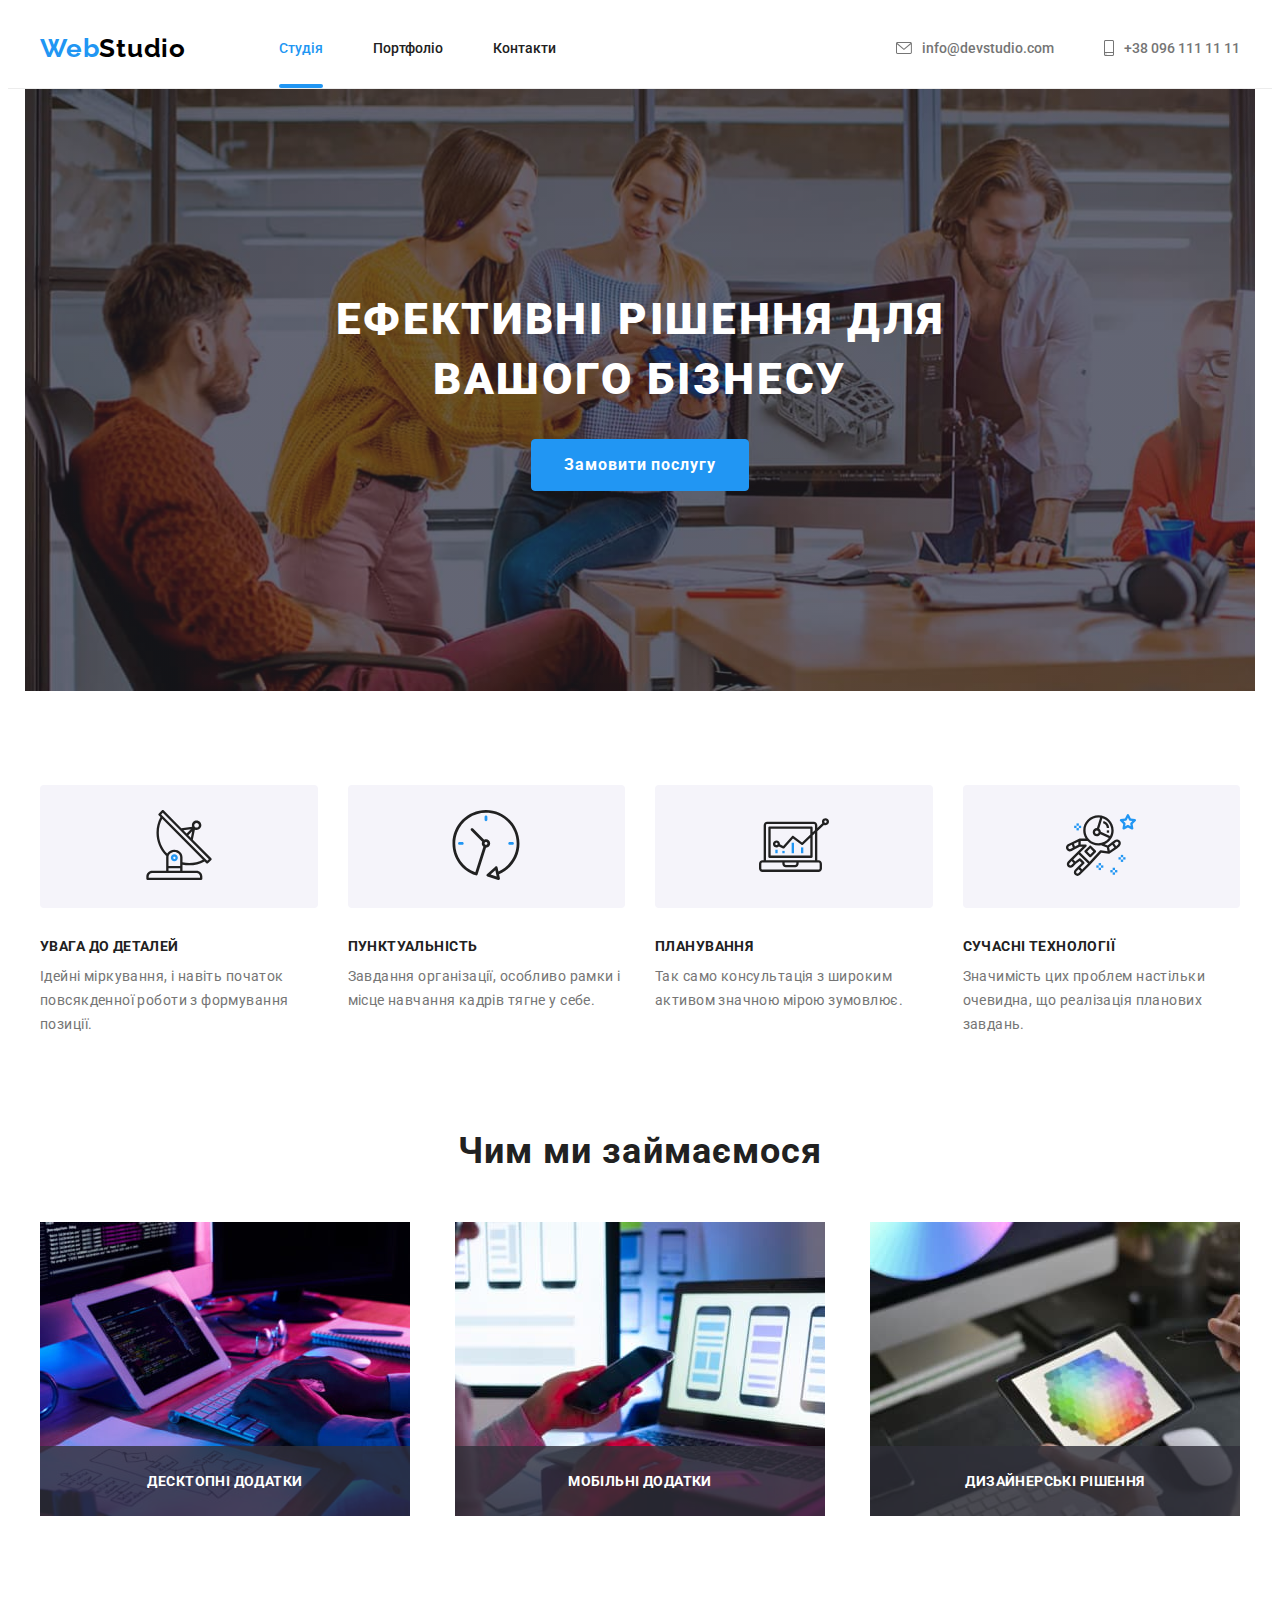
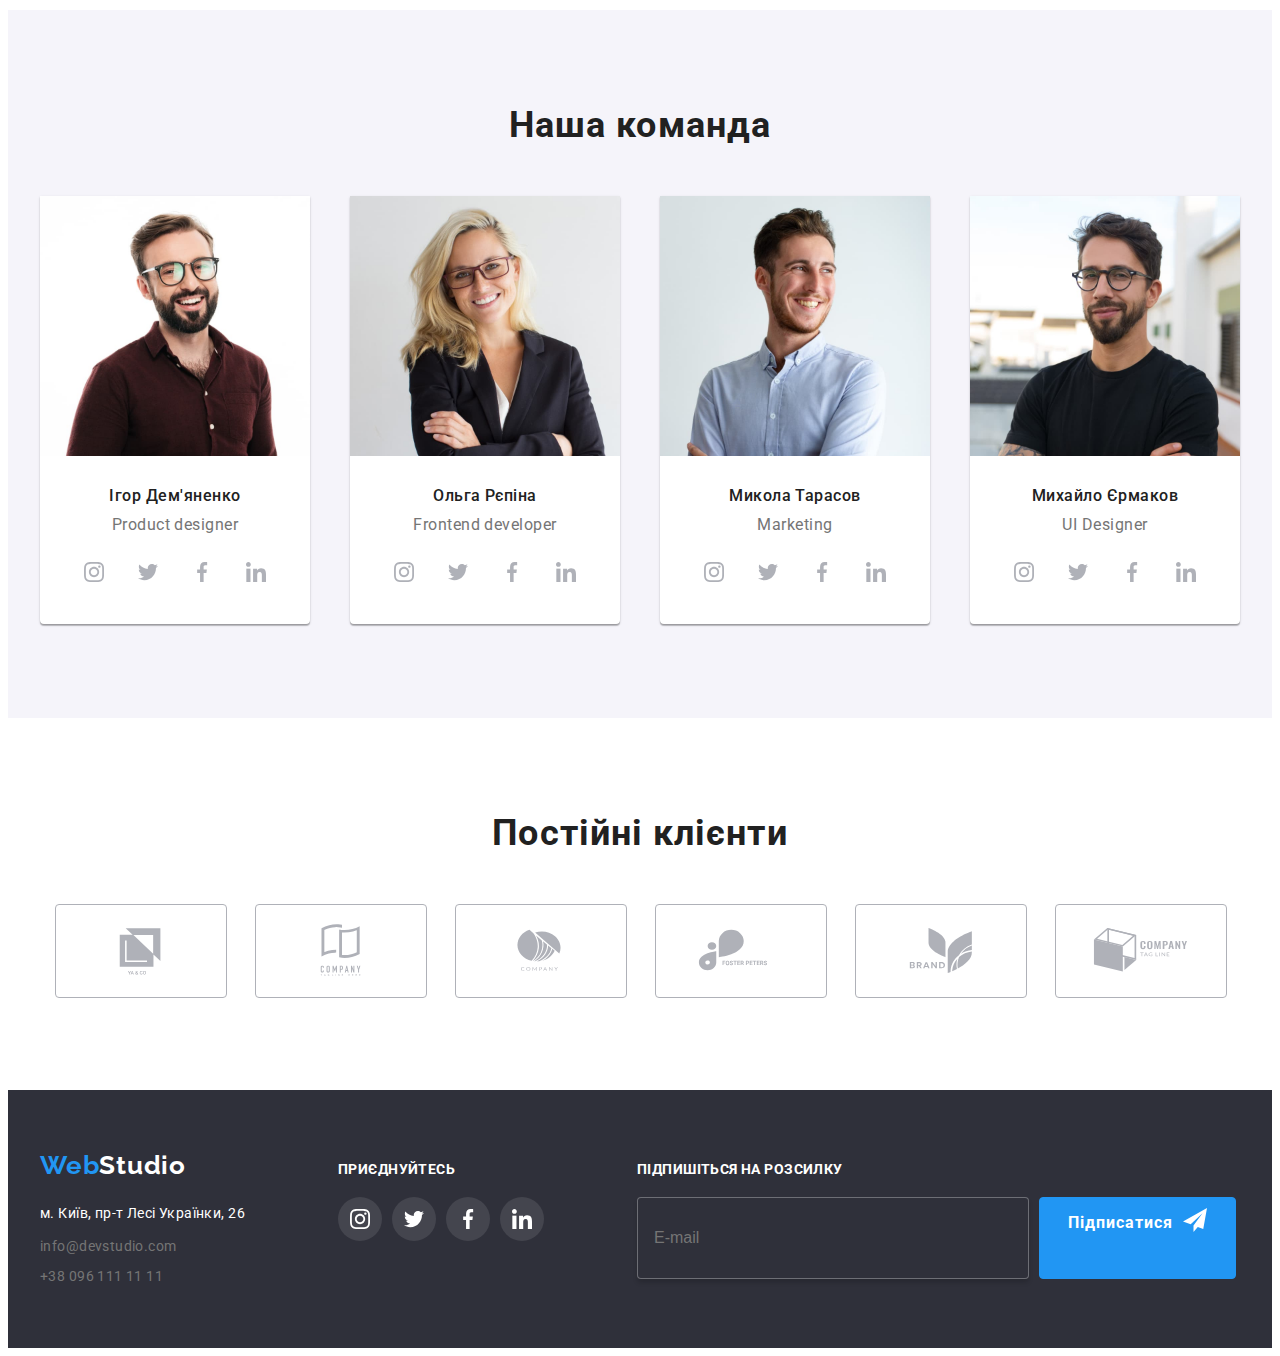
<file: index.html>
<!DOCTYPE html>
<html lang="uk">
  <head>
    <meta charset="UTF-8" />
    <meta http-equiv="X-UA-Compatible" content="IE=edge" />
    <meta name="viewport" content="width=device-width, initial-scale=1.0" />
    <link rel="preconnect" href="https://fonts.googleapis.com" />
    <link rel="preconnect" href="https://fonts.gstatic.com" crossorigin />
    <link
      href="https://fonts.googleapis.com/css2?family=Raleway:wght@700&family=Roboto:wght@400;500;700;900&display=swap"
      rel="stylesheet"
    />
    <link
      rel="stylesheet"
      href="https://cdnjs.cloudflare.com/ajax/libs/modern-normalize/1.1.0/modern-normalize.min.css"
      integrity="sha512-wpPYUAdjBVSE4KJnH1VR1HeZfpl1ub8YT/NKx4PuQ5NmX2tKuGu6U/JRp5y+Y8XG2tV+wKQpNHVUX03MfMFn9Q=="
      crossorigin="anonymous"
      referrerpolicy="no-referrer"
    />
    <link rel="stylesheet" href="./css/main.min.css">
    <title>Студія</title>
  </head>
  <body>
    <header class="header">
      <div class="container header__container">
        <nav class="header__nav">
          <a class="logo" href="./index.html">
            Web<span class="logo--dark">Studio</span>
          </a>
          <ul class="header__menu">
            <li>
              <a class="header__link header__link--current" href="./index.html">Студія</a>
            </li>
            <li>
              <a class="header__link" href="./portfolio.html">Портфоліо</a>
            </li>
            <li><a class="header__link" href="#">Контакти</a></li>
          </ul>
        </nav>
        <ul class="contacts">
          <li class="contacts__item">
            <a class="contacts__link" href="mailto:info@devstudio.com">
              <svg class="icon" width="16" height="12">
                <use href="./images/icons.svg#icon-envelope"></use></svg
              >info@devstudio.com
            </a>
          </li>
          <li class="contacts__item">
            <a class="contacts__link" href="tel:+380961111111">
              <svg class="icon" width="10" height="16">
                <use href="./images/icons.svg#icon-smartphone"></use></svg
              >+38 096 111 11 11
            </a>
          </li>
        </ul>
      </div>
    </header>
    <main>
      <section class="hero container">
        <h1 class="hero__title">Ефективні рішення для вашого бізнесу</h1>
        <button class="button" type="button" data-modal-open>
          Замовити послугу
        </button>
      </section>
      <section class="section features">
        <div class="container">
          <h2 class="features__title">Наші переваги</h2>
          <ul class="features__list">
            <li class="features__item">
              <div class="features__icon">
                <svg width="70" height="70">
                  <use href="./images/icons.svg#icon-antenna"></use>
                </svg>
              </div>
              <h3 class="features__subtitle">Увага до деталей</h3>
              <p class="features__description">
                Ідейні міркування, і навіть початок повсякденної роботи з
                формування позиції.
              </p>
            </li>
            <li class="features__item">
              <div class="features__icon">
                <svg width="70" height="70">
                  <use href="./images/icons.svg#icon-clock"></use>
                </svg>
              </div>
              <h3 class="features__subtitle">Пунктуальність</h3>
              <p class="features__description">
                Завдання організації, особливо рамки і місце навчання кадрів
                тягне у себе.
              </p>
            </li>
            <li class="features__item">
              <div class="features__icon">
                <svg width="70" height="70">
                  <use href="./images/icons.svg#icon-diagram"></use>
                </svg>
              </div>
              <h3 class="features__subtitle">Планування</h3>
              <p class="features__description">
                Так само консультація з широким активом значною мірою зумовлює.
              </p>
            </li>
            <li class="features__item">
              <div class="features__icon">
                <svg width="70" height="70">
                  <use href="./images/icons.svg#icon-astronaut"></use>
                </svg>
              </div>
              <h3 class="features__subtitle">Сучасні технології</h3>
              <p class="features__description">
                Значимість цих проблем настільки очевидна, що реалізація
                планових завдань.
              </p>
            </li>
          </ul>
        </div>
      </section>
      <section class="services">
        <div class="container">
          <h2 class="services__title">Чим ми займаємося</h2>
          <ul class="services__list">
            <li class="services__item">
              <img
                src="images/img-1.jpg"
                alt="Розробник набирає код веб-сайту відповідно до блок-схеми перед ним"
                width="370"
                height="294"
              />
              <div class="services__label">
                <p>Десктопні додатки</p>
              </div>
            </li>
            <li class="services__item">
              <img
                src="images/img-2.jpg"
                alt="На екрані ноутбука кілька варіантів розмітки сайту для мобільної версії"
                width="370"
                height="294"
              />
              <div class="services__label">
                <p>Мобільні додатки</p>
              </div>
            </li>
            <li class="services__item">
              <img
                src="images/img-3.jpg"
                alt="На планшеті відкрита палітра кольорів для дизайнера"
                width="370"
                height="294"
              />
              <div class="services__label">
                <p>Дизайнерські рішення</p>
              </div>
            </li>
          </ul>
        </div>
      </section>
      <section class="team section">
        <div class="container">
          <h2 class="team__title">Наша команда</h2>
          <ul class="team__list">
            <li class="team__card">
              <img
                src="images/foto-pd.jpg"
                alt="Усміхнений чоловік шатен в окулярах в коричневій сорочці"
                width="270"
                height="260"
              />
              <div class="team__member">
                <h3 class="team__subtitle">Ігор Дем'яненко</h3>
                <p class="team__position">Product designer</p>
                <ul class="socials">
                  <li class="socials__item">
                    <a class="socials__link" href="#">
                      <svg width="20" height="20">
                        <use href="./images/icons.svg#icon-instagram"></use>
                      </svg>
                    </a>
                  </li>
                  <li class="socials__item">
                    <a class="socials__link" href="#">
                      <svg width="20" height="20">
                        <use href="./images/icons.svg#icon-twitter"></use></svg
                    ></a>
                  </li>
                  <li class="socials__item">
                    <a class="socials__link" href="#">
                      <svg width="20" height="20">
                        <use href="./images/icons.svg#icon-facebook"></use></svg
                    ></a>
                  </li>
                  <li class="socials__item">
                    <a class="socials__link" href="#">
                      <svg width="20" height="20">
                        <use href="./images/icons.svg#icon-linkedin"></use></svg
                    ></a>
                  </li>
                </ul>
              </div>
            </li>
            <li class="team__card">
              <img
                src="images/foto-fd.jpg"
                alt="Усміхнена білява жінка в окулярах в темному піджаку"
                width="270"
                height="260"
              />
              <div class="team__member">
                <h3 class="team__subtitle">Ольга Рєпіна</h3>
                <p class="team__position">Frontend developer</p>
                <ul class="socials">
                  <li class="socials__item">
                    <a class="socials__link" href="#">
                      <svg width="20" height="20">
                        <use href="./images/icons.svg#icon-instagram"></use>
                      </svg>
                    </a>
                  </li>
                  <li class="socials__item">
                    <a class="socials__link" href="#">
                      <svg width="20" height="20">
                        <use href="./images/icons.svg#icon-twitter"></use></svg
                    ></a>
                  </li>
                  <li class="socials__item">
                    <a class="socials__link" href="#">
                      <svg width="20" height="20">
                        <use href="./images/icons.svg#icon-facebook"></use></svg
                    ></a>
                  </li>
                  <li class="socials__item">
                    <a class="socials__link" href="#">
                      <svg width="20" height="20">
                        <use href="./images/icons.svg#icon-linkedin"></use></svg
                    ></a>
                  </li>
                </ul>
              </div>
            </li>
            <li class="team__card">
              <img
                src="images/foto-mrk.jpg"
                alt="Усміхнений русявий чоловік в світлій сорочці"
                width="270"
                height="260"
              />
              <div class="team__member">
                <h3 class="team__subtitle">Микола Тарасов</h3>
                <p class="team__position">Marketing</p>
                <ul class="socials">
                  <li class="socials__item">
                    <a class="socials__link" href="#">
                      <svg width="20" height="20">
                        <use href="./images/icons.svg#icon-instagram"></use>
                      </svg>
                    </a>
                  </li>
                  <li class="socials__item">
                    <a class="socials__link" href="#">
                      <svg width="20" height="20">
                        <use href="./images/icons.svg#icon-twitter"></use></svg
                    ></a>
                  </li>
                  <li class="socials__item">
                    <a class="socials__link" href="#">
                      <svg width="20" height="20">
                        <use href="./images/icons.svg#icon-facebook"></use></svg
                    ></a>
                  </li>
                  <li class="socials__item">
                    <a class="socials__link" href="#">
                      <svg width="20" height="20">
                        <use href="./images/icons.svg#icon-linkedin"></use></svg
                    ></a>
                  </li>
                </ul>
              </div>
            </li>
            <li class="team__card">
              <img
                src="images/foto-uid.jpg"
                alt="Чоловік брюнет в окулярах в чорній футболці"
                width="270"
                height="260"
              />
              <div class="team__member">
                <h3 class="team__subtitle">Михайло Єрмаков</h3>
                <p class="team__position">UI Designer</p>
                <ul class="socials">
                  <li class="socials__item">
                    <a class="socials__link" href="#">
                      <svg width="20" height="20">
                        <use href="./images/icons.svg#icon-instagram"></use>
                      </svg>
                    </a>
                  </li>
                  <li class="socials__item">
                    <a class="socials__link" href="#">
                      <svg width="20" height="20">
                        <use href="./images/icons.svg#icon-twitter"></use></svg
                    ></a>
                  </li>
                  <li class="socials__item">
                    <a class="socials__link" href="#">
                      <svg width="20" height="20">
                        <use href="./images/icons.svg#icon-facebook"></use></svg
                    ></a>
                  </li>
                  <li class="socials__item">
                    <a class="socials__link" href="#">
                      <svg width="20" height="20">
                        <use href="./images/icons.svg#icon-linkedin"></use></svg
                    ></a>
                  </li>
                </ul>
              </div>
            </li>
          </ul>
        </div>
      </section>
      <section class="section clients">
        <div class="container">
          <h2 class="clients__title">Постійні клієнти</h2>
          <ul class="clients__list">
            <li class="clients__item">
              <a class="clients__link" href="#">
                <svg width="106" height="60">
                  <use href="./images/icons.svg#icon-Logo"></use>
                </svg>
              </a>
            </li>
            <li class="clients__item">
              <a class="clients__link" href="#">
                <svg width="106" height="60">
                  <use href="./images/icons.svg#icon-Logo-1"></use>
                </svg>
              </a>
            </li>
            <li class="clients__item">
              <a class="clients__link" href="#">
                <svg width="106" height="60">
                  <use href="./images/icons.svg#icon-Logo-2"></use>
                </svg>
              </a>
            </li>
            <li class="clients__item">
              <a class="clients__link" href="#">
                <svg width="106" height="60">
                  <use href="./images/icons.svg#icon-Logo-3"></use>
                </svg>
              </a>
            </li>
            <li class="clients__item">
              <a class="clients__link" href="#">
                <svg width="106" height="60">
                  <use href="./images/icons.svg#icon-Logo-4"></use>
                </svg>
              </a>
            </li>
            <li class="clients__item">
              <a class="clients__link" href="#">
                <svg width="106" height="60">
                  <use href="./images/icons.svg#icon-Logo-5"></use>
                </svg>
              </a>
            </li>
          </ul>
        </div>
      </section>
    </main>
    <footer class="footer">
      <div class="container footer-container">
        <div>
          <a class="logo" href="./index.html">
            Web<span class="logo--light">Studio</span>
          </a>
          <address class="address">
            <ul>
              <li>
                <a
                  class="address__link address__link--light"
                  href="https://goo.gl/maps/PqJ5Hchg2WttGpbe8"
                  target="_blank"
                  rel="noopener noreferrer nofollow"
                  >м. Київ, пр-т Лесі Українки, 26</a
                >
              </li>
              <li class="address__contacts">
                <a class="address__link" href="mailto:info@devstudio.com">
                  info@devstudio.com
                </a>
              </li>
              <li>
                <a class="address__link" href="tel:+380961111111">
                  +38 096 111 11 11
                </a>
              </li>
            </ul>
          </address>
        </div>
        <div>
          <p class="footer__title">Приєднуйтесь</p>
          <ul class="socials">
            <li class="socials__item">
              <a class="socials__link socials__link--light" href="#">
                <svg width="20" height="20">
                  <use href="./images/icons.svg#icon-instagram"></use>
                </svg>
              </a>
            </li>
            <li class="socials__item">
              <a class="socials__link socials__link--light" href="#">
                <svg width="20" height="20">
                  <use href="./images/icons.svg#icon-twitter"></use></svg
              ></a>
            </li>
            <li class="socials__item">
              <a class="socials__link socials__link--light" href="#">
                <svg width="20" height="20">
                  <use href="./images/icons.svg#icon-facebook"></use></svg
              ></a>
            </li>
            <li class="socials__item">
              <a class="socials__link socials__link--light" href="#">
                <svg width="20" height="20">
                  <use href="./images/icons.svg#icon-linkedin"></use></svg
              ></a>
            </li>
          </ul>
        </div>
        <div class="subscription">
          <p class="footer__title">Підпишіться на розсилку</p>
          <form class="subscription__form">
            <input class="subscription__input" type="e-mail" name="e-mail" placeholder="E-mail" required/>
            <button class="button subscription__button" type="submit" >Підписатися
             <svg class="subscription__icon" width="24px" height="24px">
              <use href="./images/icons.svg#icon-send"></use>
             </svg>
            </button>
          </form>
          </div>
        </div>
      </div>
    </footer>

    <div class="backdrop is-hidden" data-modal>
      <div class="modal">
        <button class="button-close" type="button" data-modal-close>
          <svg width="18" height="18">
            <use href="./images/icons.svg#icon-close-black"></use>
          </svg>
        </button>
        <p class="modal__title">Залиште свої дані, ми вам передзвонимо</p>
        <form class="form" name="form" autocomplete="on">
          <label class="form__label" for="user-name">Ім'я</label>
          <div class="form__field">
            <input
              class="form__input"
              id="user-name"
              type="text"
              name="user-name"
              required
            />
            <svg class="form__icon" width="18" height="18">
              <use href="./images/icons.svg#icon-person"></use>
            </svg>
          </div>
          <label class="form__label" for="user-tel">Телефон</label>
          <div class="form__field">
            <input
              class="form__input"
              id="user-tel"
              type="tel"
              name="user-tel"
            />
            <svg class="form__icon" width="18" height="18">
              <use href="./images/icons.svg#icon-phone"></use>
            </svg>
          </div>
          <label class="form__label" for="user-email">Пошта</label>
          <div class="form__field">
            <input
              class="form__input"
              id="user-email"
              type="email"
              name="user-email"
            />
            <svg class="form__icon" width="18" height="18">
              <use href="./images/icons.svg#icon-email"></use>
            </svg>
          </div>
          <label class="form__label" for="user-comment">Коментар</label>
          <textarea
            class="form__comment"
            name="user-comment"
            id="user-comment"
            placeholder="Введіть текст"
          ></textarea>
          <div class="checkbox">
            <input
              class="checkbox__input"
              id="terms-checkbox"
              type="checkbox"
              name="terms-checkbox"
            />
            <svg class="checkbox__icon" width="16" height="15">
              <use href="./images/icons.svg#icon-check"></use>
            </svg>
            <label class="checkbox__label" for="terms-checkbox"
              >Погоджуюся з розсилкою та приймаю
              <a class="checkbox__link" href="#">Умови договору</a>
            </label>
          </div>
          <button class="button form__button" type="submit">Відправити</button>
        </form>
      </div>
    </div>
    <script src="./js/modal.js"></script>
  </body>
</html>
</file>
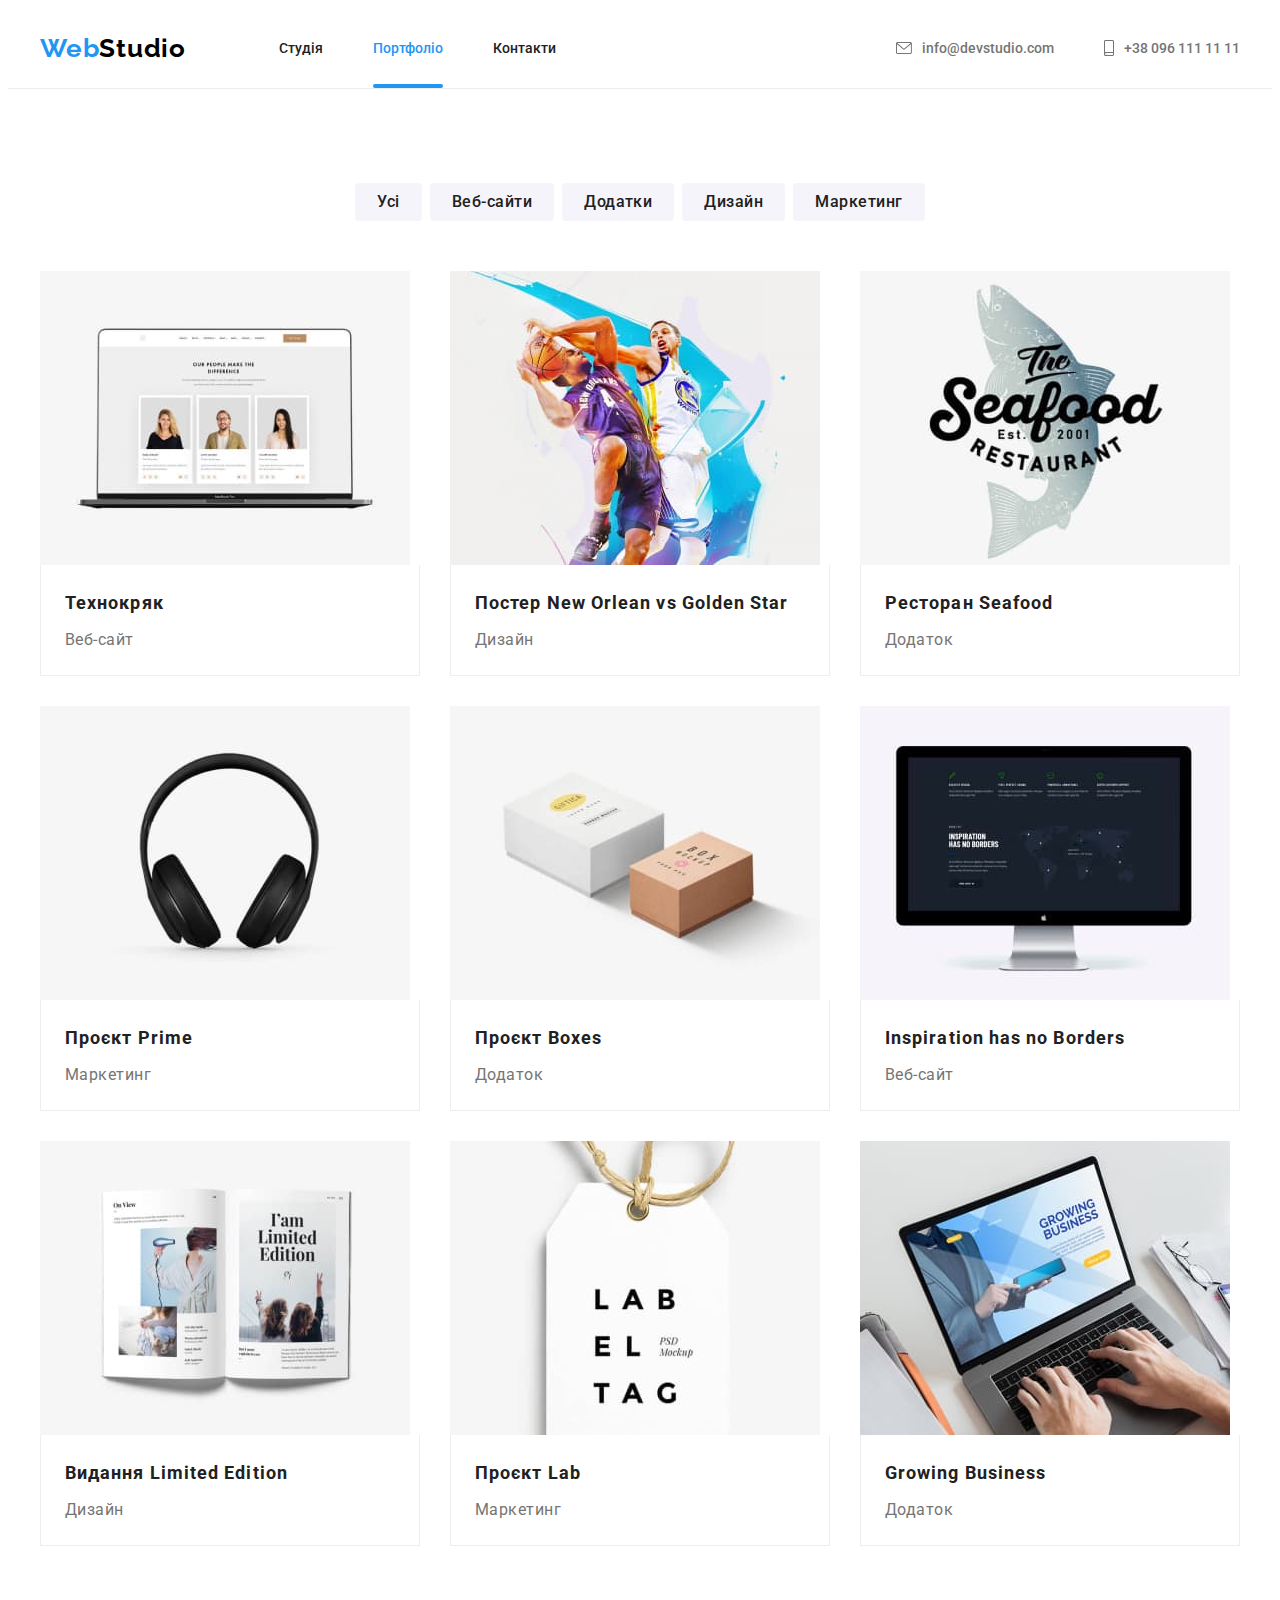
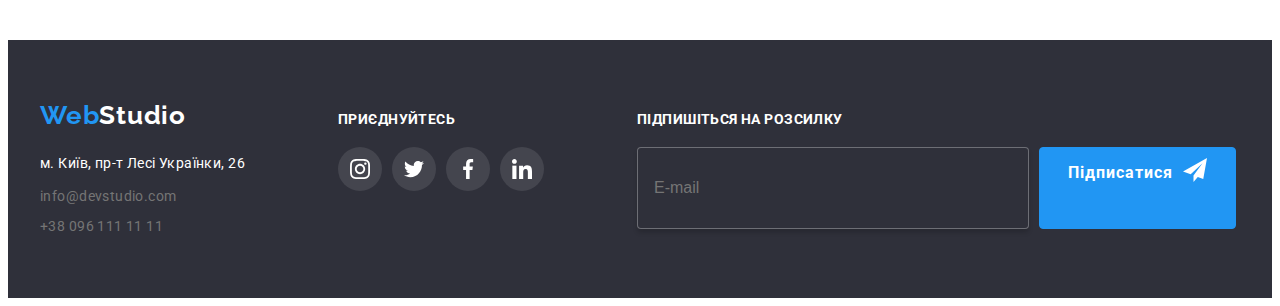
<file: portfolio.html>
<!DOCTYPE html>
<html lang="en">
  <head>
    <meta charset="UTF-8" />
    <meta http-equiv="X-UA-Compatible" content="IE=edge" />
    <meta name="viewport" content="width=device-width, initial-scale=1.0" />
    <link rel="preconnect" href="https://fonts.googleapis.com" />
    <link rel="preconnect" href="https://fonts.gstatic.com" crossorigin />
    <link
      href="https://fonts.googleapis.com/css2?family=Raleway:wght@700&family=Roboto:wght@400;500;700;900&display=swap"
      rel="stylesheet"
    />
    <link
      rel="stylesheet"
      href="https://cdnjs.cloudflare.com/ajax/libs/modern-normalize/1.1.0/modern-normalize.min.css"
      integrity="sha512-wpPYUAdjBVSE4KJnH1VR1HeZfpl1ub8YT/NKx4PuQ5NmX2tKuGu6U/JRp5y+Y8XG2tV+wKQpNHVUX03MfMFn9Q=="
      crossorigin="anonymous"
      referrerpolicy="no-referrer"
    />
    <link rel="stylesheet" href="./css/main.min.css">
    <title>Портфоліо</title>
  </head>
  <body>
    <header class="header">
      <div class="container header__container">
        <nav class="header__nav">
          <a class="logo" href="./index.html">
            Web<span class="logo--dark">Studio</span>
          </a>
          <ul class="header__menu">
            <li>
              <a class="header__link" href="./index.html">Студія</a>
            </li>
            <li>
              <a class="header__link header__link--current" href="./portfolio.html">Портфоліо</a>
            </li>
            <li><a class="header__link" href="#">Контакти</a></li>
          </ul>
        </nav>
        <ul class="contacts">
          <li class="contacts__item">
            <a class="contacts__link" href="mailto:info@devstudio.com">
              <svg class="icon" width="16" height="12">
                <use href="./images/icons.svg#icon-envelope"></use></svg
              >info@devstudio.com
            </a>
          </li>
          <li class="contacts__item">
            <a class="contacts__link" href="tel:+380961111111">
              <svg class="icon" width="10" height="16">
                <use href="./images/icons.svg#icon-smartphone"></use></svg
              >+38 096 111 11 11
            </a>
          </li>
        </ul>
      </div>
    </header>
    <main>
      <section class="section projects">
        <div class="container">
          <h1 class="projects__title">Portfolio projects</h1>
          <ul class="filter">
            <li><button type="button" class="filter__button">Усі</button></li>
            <li>
              <button type="button" class="filter__button">Веб-cайти</button>
            </li>
            <li>
              <button type="button" class="filter__button">Додатки</button>
            </li>
            <li>
              <button type="button" class="filter__button">Дизайн</button>
            </li>
            <li>
              <button type="button" class="filter__button">Маркетинг</button>
            </li>
          </ul>
          <ul class="projects__list">
            <li class="project">
              <a class="project__link" href="#">
                <div class="project__item">
                  <img
                    src="images/img-project-1.jpg"
                    alt="Сторінка сайту з описом трьох експертів "
                    width="370"
                    height="294"
                  />
                  <div class="project__overlay">
                    <p>
                      Ресурс пропонує комплексні пропозиції з різним рівнем
                      функціоналу та сервісів. Все це дозволить відвідувачу
                      отримати вичерпні відомості про компанію чи приватну
                      особу.
                    </p>
                  </div>
                </div>
                <div class="project__card">
                  <h2 class="project__title">Технокряк</h2>
                  <p class="project__type">Веб-сайт</p>
                </div>
              </a>
            </li>
            <li class="project">
              <a class="project__link" href="#">
                <div class="project__item">
                  <img
                    src="images/img-project-2.jpg"
                    alt="Два баскетболісти борються за м'яч"
                    width="370"
                    height="294"
                  />
                  <div class="project__overlay">
                    <p>
                      Lorem ipsum dolor sit, amet consectetur adipisicing elit.
                      Aliquam, officia.
                    </p>
                  </div>
                </div>
                <div class="project__card">
                  <h2 class="project__title">
                    Постер New Orlean vs Golden Star
                  </h2>
                  <p class="project__type">Дизайн</p>
                </div>
              </a>
            </li>
            <li class="project">
              <a class="project__link" href="#">
                <div class="project__item">
                  <img
                    src="images/img-project-3.jpg"
                    alt="Логотип з назвою ресторану на фоні риби"
                    width="370"
                    height="294"
                  />
                  <div class="project__overlay">
                    <p>
                      Lorem ipsum dolor sit, amet consectetur adipisicing elit.
                      Aliquam, officia.
                    </p>
                  </div>
                </div>
                <div class="project__card">
                  <h2 class="project__title">Ресторан Seafood</h2>
                  <p class="project__type">Додаток</p>
                </div>
              </a>
            </li>
            <li class="project">
              <a class="project__link" href="#">
                <div class="project__item">
                  <img
                    src="images/img-project-4.jpg"
                    alt="Навушники"
                    width="370"
                    height="294"
                  />
                  <div class="project__overlay">
                    <p>
                      Lorem ipsum dolor sit, amet consectetur adipisicing elit.
                      Aliquam, officia.
                    </p>
                  </div>
                </div>
                <div class="project__card">
                  <h2 class="project__title">Проєкт Prime</h2>
                  <p class="project__type">Маркетинг</p>
                </div>
              </a>
            </li>
            <li class="project">
              <a class="project__link" href="#">
                <div class="project__item">
                  <img
                    src="images/img-project-5.jpg"
                    alt="Дві коробки біла і коричнева"
                    width="370"
                    height="294"
                  />
                  <div class="project__overlay">
                    <p>
                      Lorem ipsum dolor sit, amet consectetur adipisicing elit.
                      Aliquam, officia.
                    </p>
                  </div>
                </div>
                <div class="project__card">
                  <h2 class="project__title">Проєкт Boxes</h2>
                  <p class="project__type">Додаток</p>
                </div>
              </a>
            </li>
            <li class="project">
              <a class="project__link" href="#">
                <div class="project__item">
                  <img
                    src="images/img-project-6.jpg"
                    alt="Сторінка сайту з картою світу"
                    width="370"
                    height="294"
                  />
                  <div class="project__overlay">
                    <p>
                      Lorem ipsum dolor sit, amet consectetur adipisicing elit.
                      Aliquam, officia.
                    </p>
                  </div>
                </div>
                <div class="project__card">
                  <h2 class="project__title">Inspiration has no Borders</h2>
                  <p class="project__type">Веб-сайт</p>
                </div>
              </a>
            </li>
            <li class="project">
              <a class="project__link" href="#">
                <div class="project__item">
                  <img
                    src="images/img-project-7.jpg"
                    alt="Розгорнута книга"
                    width="370"
                    height="294"
                  />
                  <div class="project__overlay">
                    <p>
                      Lorem ipsum dolor sit, amet consectetur adipisicing elit.
                      Aliquam, officia.
                    </p>
                  </div>
                </div>
                <div class="project__card">
                  <h2 class="project__title">Видання Limited Edition</h2>
                  <p class="project__type">Дизайн</p>
                </div>
              </a>
            </li>
            <li class="project">
              <a class="project__link" href="#">
                <div class="project__item">
                  <img
                    src="images/img-project-8.jpg"
                    alt="Бірка з текстом LAB EL TAG"
                    width="370"
                    height="294"
                  />
                  <div class="project__overlay">
                    <p>
                      Lorem ipsum dolor sit, amet consectetur adipisicing elit.
                      Aliquam, officia.
                    </p>
                  </div>
                </div>
                <div class="project__card">
                  <h2 class="project__title">Проєкт Lab</h2>
                  <p class="project__type">Маркетинг</p>
                </div>
              </a>
            </li>
            <li class="project">
              <a class="project__link" href="#">
                <div class="project__item">
                  <img
                    src="images/img-project-9.jpg"
                    alt="Головна сторінка додатку Growing Business"
                    width="370"
                    height="294"
                  />
                  <div class="project__overlay">
                    <p>
                      Lorem ipsum dolor sit, amet consectetur adipisicing elit.
                      Aliquam, officia.
                    </p>
                  </div>
                </div>
                <div class="project__card">
                  <h2 class="project__title">Growing Business</h2>
                  <p class="project__type">Додаток</p>
                </div>
              </a>
            </li>
          </ul>
        </div>
      </section>
    </main>
    <footer class="footer">
      <div class="container footer-container">
        <div>
          <a class="logo" href="./index.html">
            Web<span class="logo--light">Studio</span>
          </a>
          <address class="address">
            <ul>
              <li>
                <a
                  class="address__link address__link--light"
                  href="https://goo.gl/maps/PqJ5Hchg2WttGpbe8"
                  target="_blank"
                  rel="noopener noreferrer nofollow"
                  >м. Київ, пр-т Лесі Українки, 26</a
                >
              </li>
              <li class="address__contacts">
                <a class="address__link" href="mailto:info@devstudio.com">
                  info@devstudio.com
                </a>
              </li>
              <li>
                <a class="address__link" href="tel:+380961111111">
                  +38 096 111 11 11
                </a>
              </li>
            </ul>
          </address>
        </div>
        <div>
          <p class="footer__title">Приєднуйтесь</p>
          <ul class="socials">
            <li class="socials__item">
              <a class="socials__link socials__link--light" href="#">
                <svg width="20" height="20">
                  <use href="./images/icons.svg#icon-instagram"></use>
                </svg>
              </a>
            </li>
            <li class="socials__item">
              <a class="socials__link socials__link--light" href="#">
                <svg width="20" height="20">
                  <use href="./images/icons.svg#icon-twitter"></use></svg
              ></a>
            </li>
            <li class="socials__item">
              <a class="socials__link socials__link--light" href="#">
                <svg width="20" height="20">
                  <use href="./images/icons.svg#icon-facebook"></use></svg
              ></a>
            </li>
            <li class="socials__item">
              <a class="socials__link socials__link--light" href="#">
                <svg width="20" height="20">
                  <use href="./images/icons.svg#icon-linkedin"></use></svg
              ></a>
            </li>
          </ul>
        </div>
        <div class="subscription">
          <p class="footer__title">Підпишіться на розсилку</p>
          <form class="subscription__form">
            <input class="subscription__input" type="e-mail" name="e-mail" placeholder="E-mail" required/>
            <button class="button subscription__button" type="submit" >Підписатися
             <svg class="subscription__icon" width="24px" height="24px">
              <use href="./images/icons.svg#icon-send"></use>
             </svg>
            </button>
          </form>
          </div>
        </div>
      </div>
    </footer>
  </body>
</html>
</file>
<file: css/main.min.css>
:root{--color-main: #757575;--color-accent: #2196f3;--color-logo-studio: #000;--color-title: #212121;--color-invert: #fff;--color-hero: #c4c4c4;--color-button: #f5f4fa;--color-border: #eee;--color-border-header: #ececec;--color-active: #188ce8;--color-light: #afb1b8;--color-dark: #2f303a;--color-light-dark: rgba(255, 255, 255, 0.1)}.socials__link,.socials,.header__menu,.header__nav,.contacts__link,.contacts,.clients__list{display:-webkit-box;display:-ms-flexbox;display:flex;-webkit-box-align:center;-ms-flex-align:center;align-items:center;-webkit-box-pack:center;-ms-flex-pack:center;justify-content:center}.team__list,.services__list,.features__list{display:-webkit-box;display:-ms-flexbox;display:flex;-webkit-box-pack:justify;-ms-flex-pack:justify;justify-content:space-between;gap:30px}.team__title,.services__title,.clients__title{font-weight:700;font-size:36px;line-height:1.1666666667;text-align:center;letter-spacing:.03em;color:var(--color-title);margin-bottom:50px}.features__subtitle{font-weight:700;font-size:14px;line-height:1.1428571429;letter-spacing:.03em;text-transform:uppercase;color:var(--color-title);margin-bottom:10px}body{font-family:"Roboto";font-size:14px;color:var(--color-main);background-color:var(--color-invert)}img{display:block;max-width:100%;height:auto}h1,h2,h3,h4,h5,h6,p{margin-top:0;margin-bottom:0}ul{list-style:none;padding-left:0;margin:0}.address{margin-top:20px}.address__contacts{margin-top:9px;margin-bottom:6px}.address__link{color:var(--color-main);text-decoration:none;font-style:normal;line-height:1.7142857143;letter-spacing:.03em;-webkit-transition:background-color 250ms cubic-bezier(0.4, 0, 0.2, 1),fill 250ms cubic-bezier(0.4, 0, 0.2, 1);transition:background-color 250ms cubic-bezier(0.4, 0, 0.2, 1),fill 250ms cubic-bezier(0.4, 0, 0.2, 1)}.address__link--light{color:var(--color-invert);-webkit-transition:color 250ms cubic-bezier(0.4, 0, 0.2, 1);transition:color 250ms cubic-bezier(0.4, 0, 0.2, 1)}.address__link:hover,.address__link:focus{color:var(--color-accent)}.backdrop{position:fixed;top:0;left:0;width:100%;height:100%;background-color:rgba(0,0,0,.2);opacity:1;-webkit-transition:opacity 250ms cubic-bezier(0.4, 0, 0.2, 1),visibility 250ms cubic-bezier(0.4, 0, 0.2, 1);transition:opacity 250ms cubic-bezier(0.4, 0, 0.2, 1),visibility 250ms cubic-bezier(0.4, 0, 0.2, 1)}.backdrop.is-hidden{opacity:0;visibility:hidden;pointer-events:none}.button{display:block;padding:10px 32px;margin-left:auto;margin-right:auto;font-family:inherit;font-weight:700;font-size:16px;line-height:1.875;text-align:center;letter-spacing:.06em;color:var(--color-invert);background-color:var(--color-accent);border:1px solid var(--color-accent);border-radius:4px;cursor:pointer;-webkit-transition:background-color 250ms cubic-bezier(0.4, 0, 0.2, 1);transition:background-color 250ms cubic-bezier(0.4, 0, 0.2, 1)}.button:hover,.button:focus{background-color:var(--color-active)}.button-close{position:absolute;display:-webkit-box;display:-ms-flexbox;display:flex;-webkit-box-pack:center;-ms-flex-pack:center;justify-content:center;-webkit-box-align:center;-ms-flex-align:center;align-items:center;width:30px;height:30px;top:8px;right:8px;fill:var(--color-logo-studio);background-color:var(--color-invert);border:1px solid rgba(0,0,0,.1);border-radius:50%;cursor:pointer;-webkit-transition:fill 250ms cubic-bezier(0.4, 0, 0.2, 1);transition:fill 250ms cubic-bezier(0.4, 0, 0.2, 1)}.button-close:hover,.button-close:focus{fill:var(--color-accent)}.checkbox{display:-webkit-box;display:-ms-flexbox;display:flex;margin-bottom:30px}.checkbox__input{-webkit-appearance:none;-moz-appearance:none;appearance:none}.checkbox__label{position:relative;padding-left:30px;cursor:pointer}.checkbox__icon{position:absolute;margin:0px 7px 14px;fill:rgba(0,0,0,0);background-color:none;border:2px solid var(--color-title);border-radius:2px;-webkit-transition:fill 250ms cubic-bezier(0.4, 0, 0.2, 1),border-color 250ms cubic-bezier(0.4, 0, 0.2, 1),background-color 250ms cubic-bezier(0.4, 0, 0.2, 1);transition:fill 250ms cubic-bezier(0.4, 0, 0.2, 1),border-color 250ms cubic-bezier(0.4, 0, 0.2, 1),background-color 250ms cubic-bezier(0.4, 0, 0.2, 1)}.checkbox__link{color:var(--color-accent);-webkit-text-decoration-line:underline;text-decoration-line:underline;border-color:var(--color-accent)}.checkbox__input:checked+.checkbox__icon{fill:var(--color-invert);background-color:var(--color-accent);border-color:var(--color-accent)}.clients__list{gap:30px}.clients__item{height:92px;width:170px}.clients__link{display:-webkit-box;display:-ms-flexbox;display:flex;-webkit-box-align:center;-ms-flex-align:center;align-items:center;-webkit-box-pack:center;-ms-flex-pack:center;justify-content:center;text-decoration:none;border:1px solid var(--color-light);border-radius:4px;fill:var(--color-light);width:100%;height:100%;-webkit-transition:border-color 250ms cubic-bezier(0.4, 0, 0.2, 1),fill 250ms cubic-bezier(0.4, 0, 0.2, 1);transition:border-color 250ms cubic-bezier(0.4, 0, 0.2, 1),fill 250ms cubic-bezier(0.4, 0, 0.2, 1)}.clients__link:hover{border-color:var(--color-accent);fill:var(--color-accent)}.contacts{gap:50px}.contacts__link{gap:10px;color:var(--color-main);text-decoration:none;font-weight:500;-webkit-transition:color 250ms cubic-bezier(0.4, 0, 0.2, 1);transition:color 250ms cubic-bezier(0.4, 0, 0.2, 1)}.contacts__link:hover,.contacts__link:focus{color:var(--color-accent)}.icon{fill:currentColor;-webkit-transition:fill 250ms cubic-bezier(0.4, 0, 0.2, 1);transition:fill 250ms cubic-bezier(0.4, 0, 0.2, 1)}.icon:hover{fill:currentColor}.features__item{width:calc((100% - 30px)/4)}.features__icon{padding:25px 0;margin-bottom:30px;text-align:center;background:var(--color-button);border-radius:4px}.features__description{line-height:1.7142857143;letter-spacing:.03em}.features__title{position:absolute;white-space:nowrap;width:1px;height:1px;overflow:hidden;border:0;padding:0;clip:rect(0 0 0 0);-webkit-clip-path:inset(50%);clip-path:inset(50%);margin:-1px}.filter{display:-webkit-box;display:-ms-flexbox;display:flex;-webkit-box-pack:center;-ms-flex-pack:center;justify-content:center;gap:8px;margin-bottom:50px}.filter__button{padding:6px 22px;font-family:inherit;font-weight:500;font-size:16px;line-height:1.625;text-align:center;letter-spacing:.03em;color:var(--color-title);background-color:var(--color-button);border-radius:4px;border:none;cursor:pointer;-webkit-box-shadow:none;box-shadow:none;-webkit-transition:background-color 250ms cubic-bezier(0.4, 0, 0.2, 1),color 250ms cubic-bezier(0.4, 0, 0.2, 1),-webkit-box-shadow 250ms cubic-bezier(0.4, 0, 0.2, 1);transition:background-color 250ms cubic-bezier(0.4, 0, 0.2, 1),color 250ms cubic-bezier(0.4, 0, 0.2, 1),-webkit-box-shadow 250ms cubic-bezier(0.4, 0, 0.2, 1);transition:background-color 250ms cubic-bezier(0.4, 0, 0.2, 1),color 250ms cubic-bezier(0.4, 0, 0.2, 1),box-shadow 250ms cubic-bezier(0.4, 0, 0.2, 1);transition:background-color 250ms cubic-bezier(0.4, 0, 0.2, 1),color 250ms cubic-bezier(0.4, 0, 0.2, 1),box-shadow 250ms cubic-bezier(0.4, 0, 0.2, 1),-webkit-box-shadow 250ms cubic-bezier(0.4, 0, 0.2, 1)}.filter__button:hover,.filter__button:focus{background-color:var(--color-accent);color:var(--color-invert);-webkit-box-shadow:0px 3px 1px rgba(0,0,0,.1),0px 1px 2px rgba(0,0,0,.08),0px 2px 2px rgba(0,0,0,.12);box-shadow:0px 3px 1px rgba(0,0,0,.1),0px 1px 2px rgba(0,0,0,.08),0px 2px 2px rgba(0,0,0,.12)}.footer{padding:60px 0px;background-color:var(--color-dark)}.footer-container{display:-webkit-box;display:-ms-flexbox;display:flex;-webkit-box-align:baseline;-ms-flex-align:baseline;align-items:baseline;gap:93px}.footer__title{font-weight:700;font-size:14px;line-height:1.1428571429;letter-spacing:.03em;text-transform:uppercase;color:var(--color-invert);margin-bottom:20px}.form__field{position:relative;margin-bottom:10px}.form__label{display:block;margin-bottom:4px;color:var(--color-main);font-size:12px;line-height:1.1666666667;letter-spacing:.01em}.form__input{width:100%;height:40px;padding:0 12px 0 40px;border:1px solid rgba(33,33,33,.2);border-radius:4px;outline:none;cursor:pointer;-webkit-transition:border-color 250ms cubic-bezier(0.4, 0, 0.2, 1);transition:border-color 250ms cubic-bezier(0.4, 0, 0.2, 1)}.form__comment{width:100%;height:120px;padding:12px 16px;margin-bottom:20px;border:1px solid rgba(33,33,33,.2);border-radius:4px;outline:none;cursor:pointer;resize:none;-webkit-transition:border-color 250ms cubic-bezier(0.4, 0, 0.2, 1);transition:border-color 250ms cubic-bezier(0.4, 0, 0.2, 1)}.form__icon{position:absolute;top:50%;left:12px;-webkit-transform:translateY(-50%);transform:translateY(-50%);-webkit-transition:fill 250ms cubic-bezier(0.4, 0, 0.2, 1);transition:fill 250ms cubic-bezier(0.4, 0, 0.2, 1)}.form__input:focus,.form__comment:focus{border-color:var(--color-accent)}.form__input:focus+.form__icon{fill:var(--color-accent)}.form__comment::-webkit-input-placeholder{font-size:12px;line-height:1.1666666667;letter-spacing:.01em;color:rgba(117,117,117,.5)}.form__comment::-moz-placeholder{font-size:12px;line-height:1.1666666667;letter-spacing:.01em;color:rgba(117,117,117,.5)}.form__comment:-ms-input-placeholder{font-size:12px;line-height:1.1666666667;letter-spacing:.01em;color:rgba(117,117,117,.5)}.form__comment::-ms-input-placeholder{font-size:12px;line-height:1.1666666667;letter-spacing:.01em;color:rgba(117,117,117,.5)}.form__comment::placeholder{font-size:12px;line-height:1.1666666667;letter-spacing:.01em;color:rgba(117,117,117,.5)}.form-button{padding:10px 52px;margin-left:auto;margin-right:auto}.header{border-bottom:1px solid var(--color-border-header)}.header__container{display:-webkit-box;display:-ms-flexbox;display:flex;-webkit-box-pack:justify;-ms-flex-pack:justify;justify-content:space-between}.header__nav{gap:93px}.header__menu{gap:50px}.header__link{display:block;padding:32px 0;position:relative;color:var(--color-title);text-decoration:none;font-weight:500;-webkit-transition:color 250ms cubic-bezier(0.4, 0, 0.2, 1);transition:color 250ms cubic-bezier(0.4, 0, 0.2, 1)}.header__link:hover,.header__link:focus{color:var(--color-accent)}.header__link--current{color:var(--color-accent)}.header__link--current::after{display:block;content:"";background-color:var(--color-accent);position:absolute;width:100%;height:4px;left:0;bottom:0;border-radius:2px}.hero{padding:200px 0;max-width:1600px;background-color:var(--color-hero);background-image:-webkit-gradient(linear, left top, left bottom, from(rgba(47, 48, 58, 0.4)), to(rgba(47, 48, 58, 0.4))),url("../images/img-hero.jpg");background-image:linear-gradient(rgba(47, 48, 58, 0.4), rgba(47, 48, 58, 0.4)),url("../images/img-hero.jpg");background-repeat:no-repeat;background-size:cover;text-align:center}.hero__title{margin-left:auto;margin-right:auto;max-width:696px;margin-bottom:30px;color:var(--color-invert);font-weight:900;font-size:44px;line-height:1.3636363636;text-align:center;letter-spacing:.06em;text-transform:uppercase}.logo{font-family:"Raleway",sans-serif;font-size:26px;font-weight:700;line-height:1.1738461538;color:var(--color-accent);letter-spacing:.03em;text-decoration:none;-webkit-box-align:center;-ms-flex-align:center;align-items:center}.logo--dark{color:var(--color-logo-studio)}.logo--light{color:var(--color-invert)}.modal{position:absolute;top:50%;left:50%;padding:40px;width:100%;max-width:528px;height:100%;max-height:581px;background-color:var(--color-invert);-webkit-box-shadow:0px 1px 3px rgba(0,0,0,.12),0px 1px 1px rgba(0,0,0,.14),0px 2px 1px rgba(0,0,0,.2);box-shadow:0px 1px 3px rgba(0,0,0,.12),0px 1px 1px rgba(0,0,0,.14),0px 2px 1px rgba(0,0,0,.2);border-radius:4px;opacity:1;-webkit-transform:translate(-50%, -50%) scale(1) skew(0);transform:translate(-50%, -50%) scale(1) skew(0);-webkit-transition:opacity 250ms cubic-bezier(0.4, 0, 0.2, 1),-webkit-transform 250ms cubic-bezier(0.4, 0, 0.2, 1);transition:opacity 250ms cubic-bezier(0.4, 0, 0.2, 1),-webkit-transform 250ms cubic-bezier(0.4, 0, 0.2, 1);transition:transform 250ms cubic-bezier(0.4, 0, 0.2, 1),opacity 250ms cubic-bezier(0.4, 0, 0.2, 1);transition:transform 250ms cubic-bezier(0.4, 0, 0.2, 1),opacity 250ms cubic-bezier(0.4, 0, 0.2, 1),-webkit-transform 250ms cubic-bezier(0.4, 0, 0.2, 1);overflow:auto}.modal__title{margin-bottom:12px;font-weight:700;font-size:20px;line-height:1.15;text-align:center;letter-spacing:.03em;color:var(--color-title)}.backdrop.is-hidden .modal{-webkit-transform:translate(-50%, -50%) scale(0.1) skew(80deg);transform:translate(-50%, -50%) scale(0.1) skew(80deg);opacity:0}.projects__title{position:absolute;white-space:nowrap;width:1px;height:1px;overflow:hidden;border:0;padding:0;clip:rect(0 0 0 0);-webkit-clip-path:inset(50%);clip-path:inset(50%);margin:-1px}.projects__list{display:-webkit-box;display:-ms-flexbox;display:flex;-ms-flex-wrap:wrap;flex-wrap:wrap;gap:30px}.project{-ms-flex-preferred-size:calc((100% - 60px)/3);flex-basis:calc((100% - 60px)/3)}.project__title{margin-bottom:4px;font-weight:700;font-size:18px;line-height:2;letter-spacing:.06em;color:var(--color-title)}.project__type{font-size:16px;line-height:1.875;letter-spacing:.03em;color:var(--color-main)}.project__card{padding:20px 24px;border-left:1px solid var(--color-border);border-bottom:1px solid var(--color-border);border-right:1px solid var(--color-border)}.project__item{position:relative;overflow:hidden}.project__overlay{position:absolute;top:0;left:0;padding:63px 24px;width:100%;height:100%;background-color:rgba(33,150,243,.9);font-weight:inherit;font-size:18px;line-height:1.3333333333;letter-spacing:.03em;color:var(--color-invert);-webkit-transform:translateY(100%);transform:translateY(100%);-webkit-transition:-webkit-transform 250ms cubic-bezier(0.4, 0, 0.2, 1);transition:-webkit-transform 250ms cubic-bezier(0.4, 0, 0.2, 1);transition:transform 250ms cubic-bezier(0.4, 0, 0.2, 1);transition:transform 250ms cubic-bezier(0.4, 0, 0.2, 1), -webkit-transform 250ms cubic-bezier(0.4, 0, 0.2, 1)}.project__link{display:block;text-decoration:none;-webkit-transition:-webkit-box-shadow 250ms cubic-bezier(0.4, 0, 0.2, 1);transition:-webkit-box-shadow 250ms cubic-bezier(0.4, 0, 0.2, 1);transition:box-shadow 250ms cubic-bezier(0.4, 0, 0.2, 1);transition:box-shadow 250ms cubic-bezier(0.4, 0, 0.2, 1), -webkit-box-shadow 250ms cubic-bezier(0.4, 0, 0.2, 1)}.project__link:hover,.project__link:focus{-webkit-box-shadow:0px 1px 1px rgba(0,0,0,.12),0px 4px 4px rgba(0,0,0,.06),1px 4px 6px rgba(0,0,0,.16);box-shadow:0px 1px 1px rgba(0,0,0,.12),0px 4px 4px rgba(0,0,0,.06),1px 4px 6px rgba(0,0,0,.16)}.project__link:hover .project__overlay,.project__link:focus .project__overlay{-webkit-transform:translateY(0);transform:translateY(0)}.services{padding-top:0;padding-bottom:94px}.services__item{position:relative}.services__label{position:absolute;bottom:0;left:0;width:100%;padding:27px 0;font-weight:700;font-size:14px;line-height:1.1428571429;letter-spacing:.03em;text-align:center;text-transform:uppercase;color:var(--color-invert);background-color:rgba(47,48,58,.8)}.socials{gap:10px}.socials__item{height:44px;width:44px}.socials__link{border-radius:50%;text-decoration:none;fill:var(--color-light);width:100%;height:100%;-webkit-transition:background-color 250ms cubic-bezier(0.4, 0, 0.2, 1),fill 250ms cubic-bezier(0.4, 0, 0.2, 1);transition:background-color 250ms cubic-bezier(0.4, 0, 0.2, 1),fill 250ms cubic-bezier(0.4, 0, 0.2, 1)}.socials__link:hover{background-color:var(--color-accent);fill:var(--color-invert)}.socials__link--light{fill:var(--color-invert);background-color:var(--color-light-dark)}.subscription__form{display:-webkit-box;display:-ms-flexbox;display:flex;-webkit-box-pack:right;-ms-flex-pack:right;justify-content:right}.subscription__input{width:100%;width:358px;height:50px;padding:15px 16px;border:1px solid rgba(255,255,255,.3);border-radius:4px;outline:none;cursor:pointer;color:rgba(255,255,255,.6);background-color:var(--color-dark);-webkit-box-shadow:0px 4px 4px 0px rgba(0,0,0,.15);box-shadow:0px 4px 4px 0px rgba(0,0,0,.15);-webkit-transition:border-color 250ms cubic-bezier(0.4, 0, 0.2, 1);transition:border-color 250ms cubic-bezier(0.4, 0, 0.2, 1)}.subscription__input:focus{border-color:var(--color-accent)}.subscription__input::-webkit-input-placeholder{font-size:16px;line-height:1.25}.subscription__input::-moz-placeholder{font-size:16px;line-height:1.25}.subscription__input:-ms-input-placeholder{font-size:16px;line-height:1.25}.subscription__input::-ms-input-placeholder{font-size:16px;line-height:1.25}.subscription__input::placeholder{font-size:16px;line-height:1.25}.subscription__button{display:-webkit-box;display:-ms-flexbox;display:flex;-webkit-box-pack:center;-ms-flex-pack:center;justify-content:center;padding:10px 28px;margin-left:10px}.subscription__icon{fill:var(--color-invert);margin-left:10px}.team{background-color:var(--color-button)}.team__card{background-color:var(--color-invert);border-radius:0px 0px 4px 4px;-webkit-box-shadow:0px 1px 3px rgba(0,0,0,.12),0px 1px 1px rgba(0,0,0,.14),0px 2px 1px rgba(0,0,0,.2);box-shadow:0px 1px 3px rgba(0,0,0,.12),0px 1px 1px rgba(0,0,0,.14),0px 2px 1px rgba(0,0,0,.2)}.team__member{padding:30px 32px}.team__subtitle{margin-bottom:10px;font-weight:500;font-size:16px;line-height:1.1875;text-align:center;letter-spacing:.03em;color:var(--color-title)}.team__position{margin-bottom:16px;font-size:16px;line-height:1.1875;text-align:center;letter-spacing:.03em}.container{margin-left:auto;margin-right:auto;max-width:1200px;padding-left:15px;padding-right:15px}.section{padding:94px 0px}/*# sourceMappingURL=main.min.css.map */
</file>
